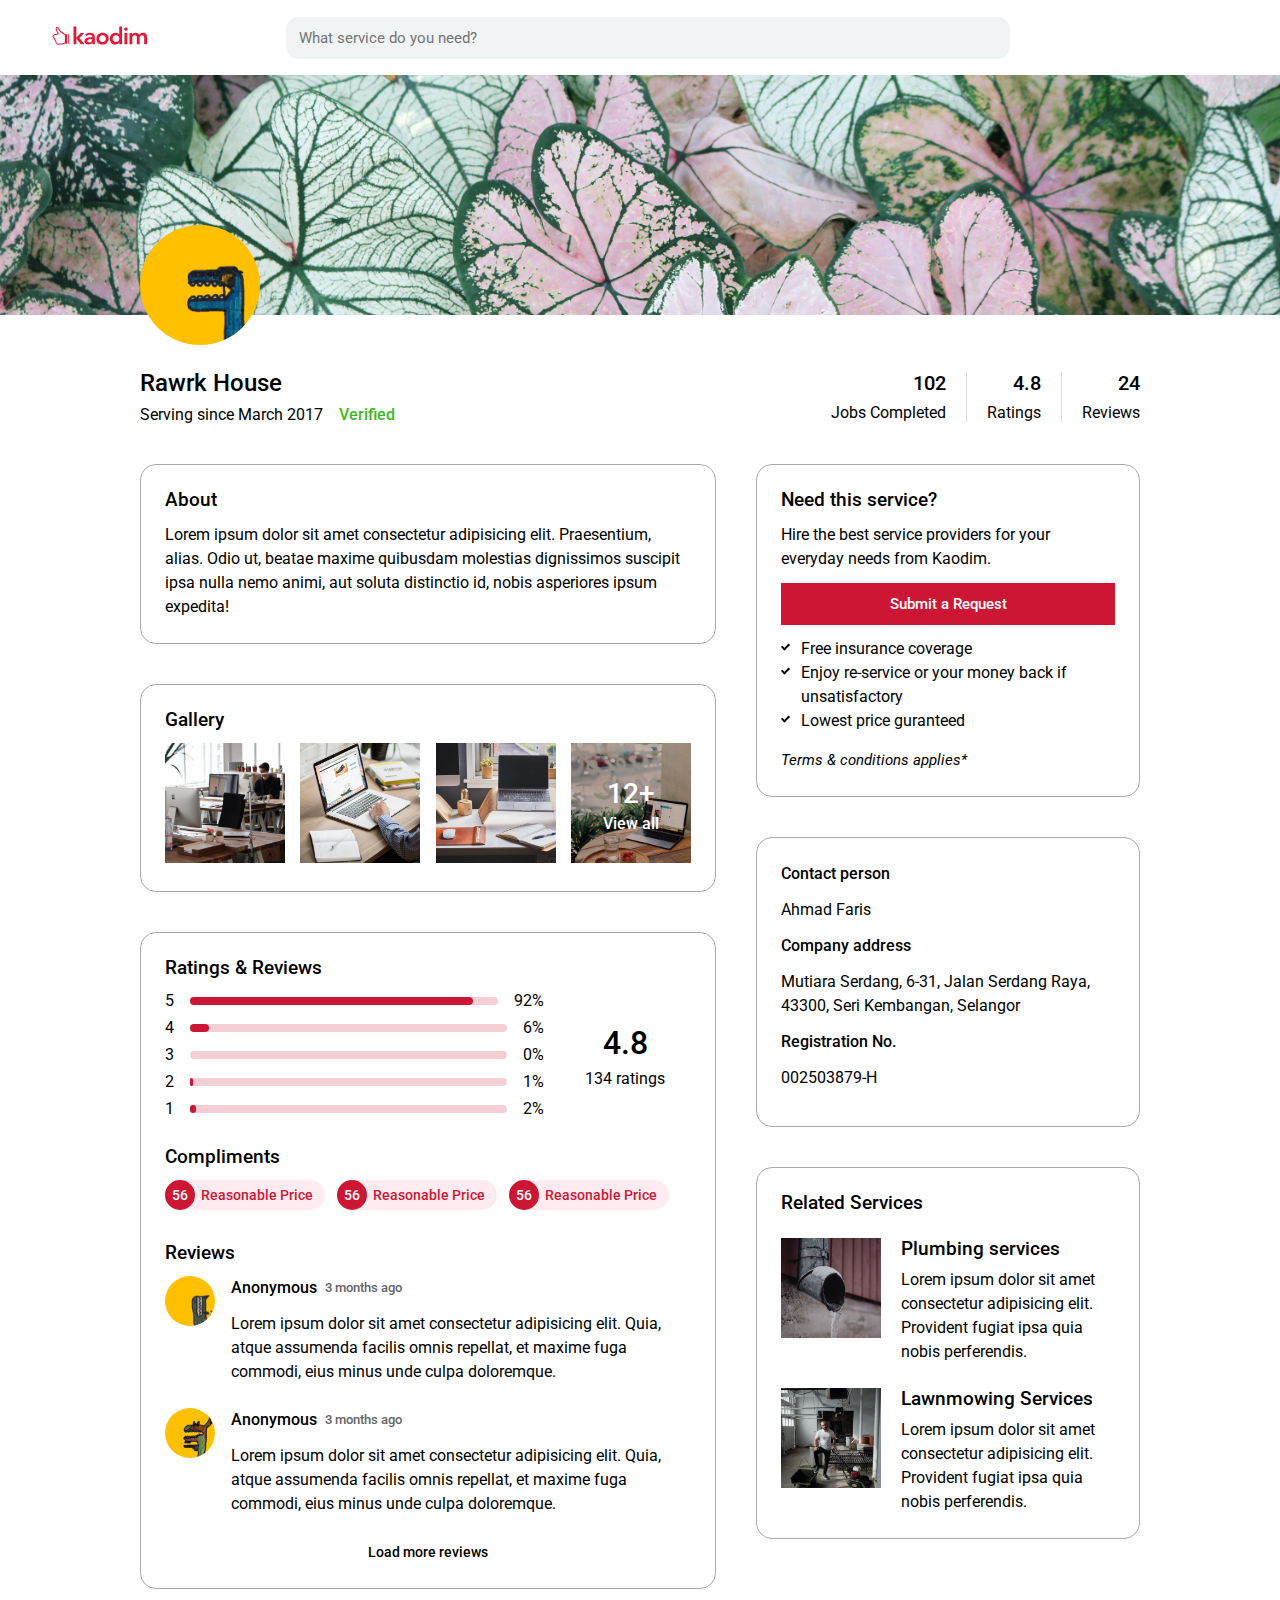
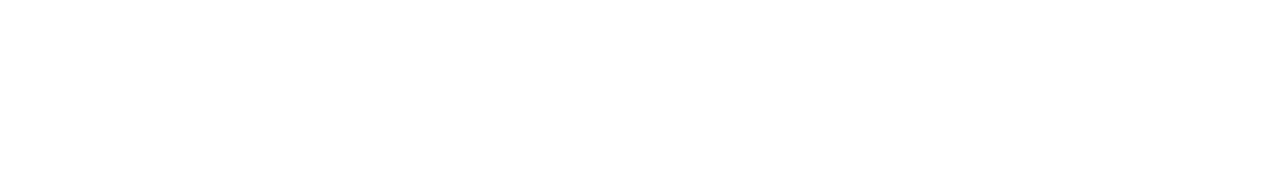
<file: public/index.html>
<!DOCTYPE html>
<html>

<head>
  <meta charset="utf-8">
  <meta name="viewport" content="width=device-width, initial-scale=1">
  <title>Kaodim Dynamic Form</title>
  <link rel="stylesheet" href="./css/style.css">
  <!-- Google Fonts -->
  <link rel="preconnect" href="https://fonts.googleapis.com">
  <link rel="preconnect" href="https://fonts.gstatic.com" crossorigin>
  <link
    href="https://fonts.googleapis.com/css2?family=Roboto+Mono:wght@300;400;500;600&family=Roboto:wght@300;400;500;700&display=swap"
    rel="stylesheet">
  <link rel="stylesheet" href="https://pro.fontawesome.com/releases/v5.10.0/css/all.css"
    integrity="sha384-AYmEC3Yw5cVb3ZcuHtOA93w35dYTsvhLPVnYs9eStHfGJvOvKxVfELGroGkvsg+p" crossorigin="anonymous" />
</head>

<body id="profile">
  <nav>
    <a href="https://www.kaodim.com/">
      <img src="./img/kaodim.svg" alt="">
    </a>
    <form>
      <input type="text" placeholder="What service do you need?">
      <button type="submit" class="no-style">
        <i class="far fa-search"></i>
      </button>
    </form>
    <div class=""></div>
  </nav>
  <div class="container">
    <div class="profile">
      <div class="profile-banner"></div>
      <div class="profile-content">
        <a href="./img/profile.png">
          <img src="./img/profile.png" alt="">
        </a>
        <div class="profile-info">
          <div class="company">
            <p class="company-name">Rawrk House</p>
            <p class="company-description">Serving since March 2017
              <i class="fas fa-check"></i>
              <span class="verified">Verified</span>
            </p>
          </div>
          <div class="company-stats">
            <div class="jobs-completed">
              <p id="" class="stats-num">102</p>
              <p>Jobs Completed</p>
            </div>
            <div class="line"></div>
            <div class="rating-count">
              <p id="rating-count" class="stats-num">
                <i class="fas fa-star"></i>4.8</p>
              <p>Ratings</p>
            </div>
            <div class="line"></div>
            <div class="review-count">
              <p id="" class="stats-num">24</p>
              <p>Reviews</p>
            </div>
          </div>
        </div>
      </div>
    </div>
    <div class="content">
      <div class="section about">
        <h3 class="heading">About</h3>
        <p>Lorem ipsum dolor sit amet consectetur adipisicing elit. Praesentium, alias. Odio ut, beatae maxime quibusdam
          molestias dignissimos suscipit ipsa nulla nemo animi, aut soluta distinctio id, nobis asperiores ipsum
          expedita!</p>
      </div>
      <div class="section gallery">
        <h3 class="heading">Gallery</h3>
        <div class="image-container">
          <div class="image">
            <img src="./img/work1.jpg" alt="">
          </div>
          <div class="image">
            <img src="./img/work2.jpg" alt="">
          </div>
          <div class="image">
            <img src="./img/work3.jpg" alt="">
          </div>
          <div class="image last-img">
            <button id="view-all" class="no-style">
              <span class="img-num">12+</span>
              <span>View all</span>
            </button>
            <img src="./img/work4.jpg" alt="">
          </div>
        </div>
      </div>
      <div class="section review-section">
        <h3 class="heading">Ratings & Reviews</h3>
        <div class="ratings">
          <div class="star five-star">
            <span>5</span>
            <div class="bar">
              <hr class="background">
              <hr class="accent">
            </div>
            <span class="rating-percentage">92%</span>
          </div>
          <div class="star four-star">
            <span>4</span>
            <div class="bar">
              <hr class="background">
              <hr class="accent">
            </div>
            <span class="rating-percentage">6%</span>
          </div>
          <div class="star third-star">
            <span>3</span>
            <div class="bar">
              <hr class="background">
              <hr class="accent">
            </div>
            <span class="rating-percentage">0%</span>
          </div>
          <div class="star two-star">
            <span>2</span>
            <div class="bar">
              <hr class="background">
              <hr class="accent">
            </div>
            <span class="rating-percentage">1%</span>
          </div>
          <div class="star one-star">
            <span>1</span>
            <div class="bar">
              <hr class="background">
              <hr class="accent">
            </div>
            <span class="rating-percentage">2%</span>
          </div>
          <div class="ratings-summary">
            <p class="average-rating">4.8</p>
            <p>134 ratings</p>
          </div>
        </div>
        <h3 class="heading">Compliments</h3>
        <div class="compliments">
          <div class="compliment">
            <div class="compliment-count">56</div>
            <div class="compliment-title">Reasonable Price</div>
          </div>
          <div class="compliment">
            <div class="compliment-count">56</div>
            <div class="compliment-title">Reasonable Price</div>
          </div>
          <div class="compliment">
            <div class="compliment-count">56</div>
            <div class="compliment-title">Reasonable Price</div>
          </div>
        </div>
        <div class="reviews">
          <h3 class="heading">Reviews</h3>
          <div class="review">
            <img class="review-pic" src="./img/dino2.png" alt="">
            <div class="review-heading">
              <p class="review-name">Anonymous</p>
              <p class="review-date">3 months ago</p>
            </div>
            <div class="review-stars">
              <i class="fas fa-star"></i>
              <i class="fas fa-star"></i>
              <i class="fas fa-star"></i>
              <i class="fas fa-star"></i>
              <i class="fas fa-star"></i>
            </div>
            <p class="review-text">Lorem ipsum dolor sit amet consectetur adipisicing elit. Quia, atque assumenda
              facilis omnis repellat, et maxime fuga commodi, eius minus unde culpa doloremque.</p>
          </div>
          <div class="review">
            <img class="review-pic" src="./img/dino1.png" alt="">
            <div class="review-heading">
              <p class="review-name">Anonymous</p>
              <p class="review-date">3 months ago</p>
            </div>
            <div class="review-stars">
              <i class="fas fa-star"></i>
              <i class="fas fa-star"></i>
              <i class="fas fa-star"></i>
              <i class="fas fa-star"></i>
              <i class="fas fa-star"></i>
            </div>
            <p class="review-text">Lorem ipsum dolor sit amet consectetur adipisicing elit. Quia, atque assumenda
              facilis omnis repellat, et maxime fuga commodi, eius minus unde culpa doloremque.</p>
          </div>
          <button class="more-reviews no-style">
            <span>Load more reviews</span>
          </button>
        </div>
      </div>
      <!-- Submit service request -->
      <div class="service-section">
        <div class="section service">
          <h3 class="heading">Need this service?</h3>
          <p>Hire the best service providers for your everyday needs from Kaodim.</p>
          <a href="./request.html">
            <button class="no-style"><span>Submit a Request</span></button>
          </a>
          <ul>
            <li>Free insurance coverage</li>
            <li>Enjoy re-service or your money back if unsatisfactory</li>
            <li>Lowest price guranteed</li>
          </ul>
          <p class="terms">Terms & conditions applies*</p>
        </div>
        <div class="section contact">
          <p class="heading">Contact person</p>
          <p>Ahmad Faris</p>
          <p class="heading">Company address</p>
          <p>Mutiara Serdang, 6-31, Jalan Serdang Raya, 43300, Seri Kembangan, Selangor</p>
          <p class="heading">Registration No.</p>
          <p>002503879-H</p>
        </div>
        <div class="section recommendations">
          <h3 class="heading">Related Services</h3>
          <div class="related-service">
            <img src="./img/service1.jpg" alt="">
            <div class="related-service-info">
              <h3 class="service-title">Plumbing services</h3>
              <p class="service-desc">Lorem ipsum dolor sit amet consectetur adipisicing elit. Provident fugiat ipsa
                quia nobis perferendis.</p>
            </div>
          </div>
          <div class="related-service">
            <img src="./img/service2.jpg" alt="">
            <div class="related-service-info">
              <h3 class="service-title">Lawnmowing Services</h3>
              <p class="service-desc">Lorem ipsum dolor sit amet consectetur adipisicing elit. Provident fugiat ipsa
                quia nobis perferendis.</p>
            </div>
          </div>
        </div>
      </div>
    </div>
  </div>
  <footer></footer>
</body>

</html>
</file>
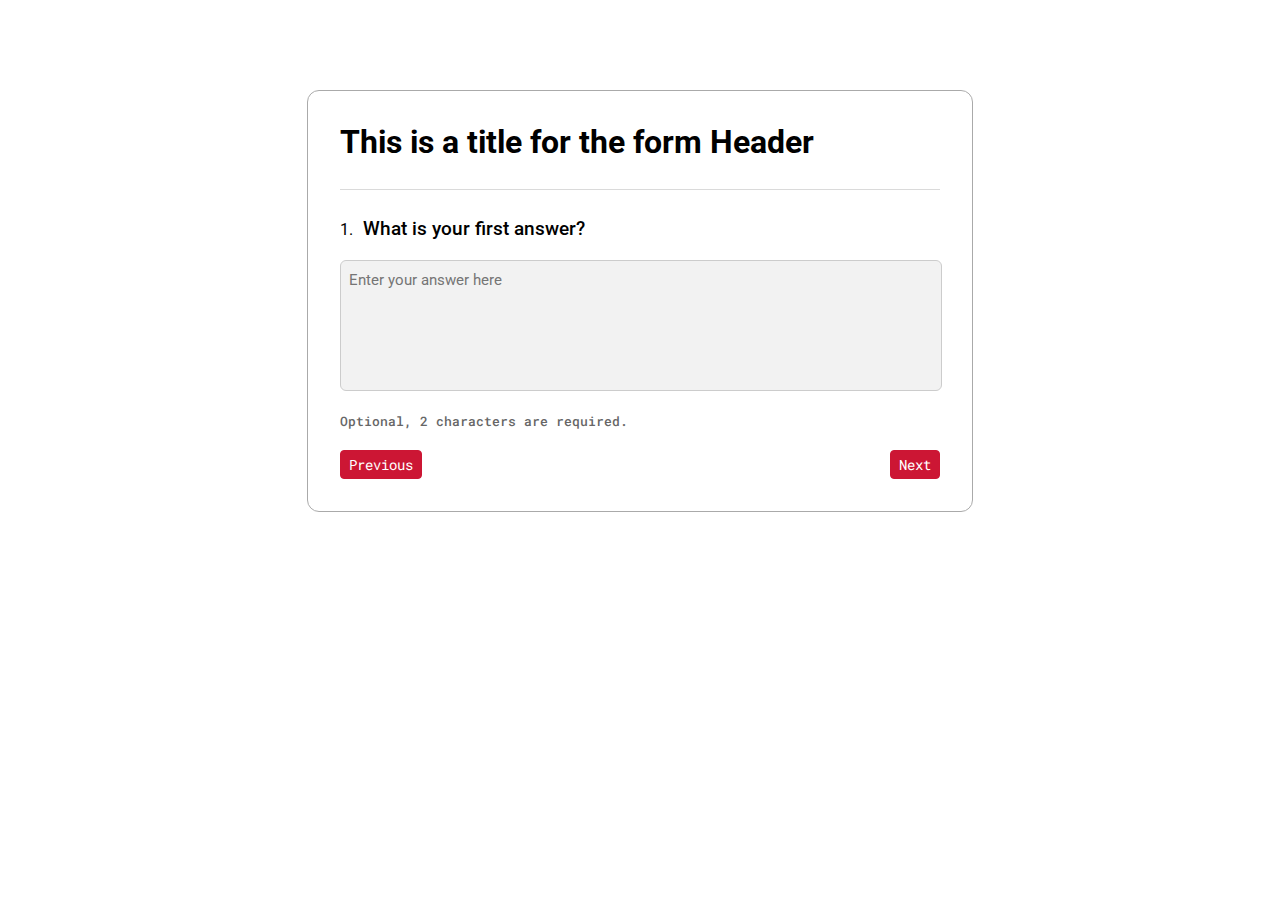
<file: public/request.html>
<!DOCTYPE html>
<html>

<head>
  <meta charset="utf-8">
  <meta name="viewport" content="width=device-width, initial-scale=1">
  <title>Kaodim Dynamic Form</title>
  <link rel="stylesheet" href="./css/style.css">
  <!-- Google Fonts -->
  <link rel="preconnect" href="https://fonts.googleapis.com">
  <link rel="preconnect" href="https://fonts.gstatic.com" crossorigin>
  <link
    href="https://fonts.googleapis.com/css2?family=Roboto+Mono:wght@300;400;500;600&family=Roboto:wght@300;400;500;700&display=swap"
    rel="stylesheet">
</head>

<body id="request">
  <div class="container">
    <div class="header">
      <h1 id="form-title">This is the Form Title</h1>
    </div>
    <hr>
    <form>
      <div class="form-details">
        <div class="form-header">
          <span id="question-num">0.</span>
          <h3 id="form-question">Could this be the Form question?</h3>
        </div>
        <textarea type="text" id="form-input" placeholder="Enter your answer here"></textarea>
        <span id="requirements"></span>
      </div>
      <div class="summary">
      </div>
      <div class="form-buttons">
        <button type="button" id="prev-btn">
          <span>Previous</span>
        </button>
        <button type="button" id="next-btn">
          <span>Next</span>
        </button>
      </div>
    </form>

  </div>
</body>
<script defer src="./script.js"></script>

</html>
</file>
<file: public/css/style.css>
* {
  font-family: "Roboto", sans-serif;
  margin: 0;
  padding: 0;
}

body#request {
  display: flex;
  justify-content: center;
}

body#request .container {
  width: 600px;
  margin-top: 10vh;
  padding: 32px 32px;
  display: flex;
  justify-content: center;
  flex-direction: column;
  border: 1px solid #aaa;
  border-radius: 12px;
}

body#request hr {
  margin: 28px 0;
  border: none;
  border-top: 1px solid #dadada;
}

body#request form .form-header {
  display: flex;
  align-items: center;
  column-gap: 10px;
}

body#request form .form-header #form-question {
  width: max-content;
  font-weight: 500 !important;
}

body#request form textarea {
  resize: none;
  height: calc(5 * 15px * 1.5);
  margin: 20px 0;
  padding: 8px;
  width: calc(100% - 16px);
  background: #f2f2f2;
  display: block;
  font-size: 15px;
  line-height: 1.5;
  border: 1px solid #f2f2f2;
  border-radius: 6px;
  transition: 0.2s ease-in-out;
}

body#request form textarea.error {
  border: 1px solid #cc1634 !important;
  background: #fcf5f6;
}

body#request form textarea:focus {
  border: 1px solid #ccc;
  outline: none;
}

body#request form span#requirements {
  color: #666;
  font-size: 13px;
  font-weight: 500;
  font-family: "Roboto Mono", monospace;
}

body#request form .form-buttons {
  margin-top: 20px;
  display: flex;
  justify-content: space-between;
}

body#request form .form-buttons button {
  padding: 4px 8px;
  background: #cc1634;
  color: white;
  border: 1px solid #cc1634;
  border-radius: 4px;
  cursor: pointer;
}

body#request form .form-buttons button span {
  font-size: 14px;
  font-family: "Roboto Mono", monospace;
}

body#request form .form-buttons button#next-btn.disabled {
  opacity: 0.5;
  cursor: not-allowed;
}

body#request .summary {
  display: none;
}

body#request .summary h3 {
  font-weight: 500;
  margin-bottom: 8px;
}

body#request .summary p {
  margin-bottom: 24px;
}

@media only screen and (max-width: 999px) {
  body#request .container {
    width: 400px;
  }
}

@media only screen and (max-width: 699px) {
  body#request .container {
    width: 300px;
  }
}

@media only screen and (max-width: 450px) {
  body#request .container {
    width: 250px;
  }
  body#request .container textarea {
    height: calc(3 * 15px * 1.5) !important;
  }
}

@media only screen and (max-width: 374px) {
  body#request .container {
    width: 200px;
  }
}

@media only screen and (max-width: 1365px) {
  body#profile .profile-content,
  body#profile .content {
    width: 1000px !important;
  }
  body#profile .gallery .image img {
    width: 120px;
  }
}

@media only screen and (max-width: 1199px) {
  body#profile .profile-content,
  body#profile .content {
    width: 800px !important;
  }
  body#profile .content {
    grid-template-columns: 0.5fr 0.5fr !important;
  }
  body#profile .gallery .image-container {
    flex-wrap: wrap;
    row-gap: 28px;
  }
  body#profile .gallery .image-container .image img {
    width: 230px !important;
  }
}

@media only screen and (max-width: 979px) {
  body#profile nav {
    grid-template-columns: 0.3fr 0.7fr !important;
  }
  body#profile nav div {
    display: none;
  }
  body#profile .profile-content,
  body#profile .content {
    width: 600px !important;
  }
  body#profile .image:nth-child(3) {
    display: none !important;
  }
  body#profile .image img {
    width: 310px !important;
  }
  body#profile .review-section .rating-percentage {
    display: none;
  }
  body#profile .review-section .ratings-summary :nth-child(2) {
    text-align: center;
  }
  body#profile .review-section .review-heading {
    margin-bottom: 4px;
    flex-direction: column;
    align-items: unset;
    justify-content: center;
  }
  body#profile .review-section .fa-star {
    font-size: 15px;
  }
  body#profile .related-service {
    flex-direction: column;
  }
  body#profile .related-service img {
    margin-bottom: 16px;
    width: auto;
    height: auto;
  }
}

@media only screen and (max-width: 699px) {
  body#profile .profile-content {
    row-gap: unset !important;
  }
  body#profile .profile-content img {
    margin-top: -70px !important;
  }
  body#profile .profile-content a {
    align-self: center !important;
  }
  body#profile .profile-content .company {
    text-align: center;
  }
  body#profile .profile-content .profile-info {
    flex-direction: column;
    justify-content: space-between;
  }
  body#profile .profile-content .company-stats p {
    text-align: center;
  }
  body#profile .profile-content,
  body#profile .content {
    width: 500px !important;
    column-gap: 40px;
    row-gap: 40px;
    grid-template-areas: "about" "gallery" "ratings" "service" !important;
    grid-template-rows: unset !important;
    grid-template-columns: unset !important;
    align-self: center;
  }
  body#profile .profile-content .gallery .image:nth-child(3),
  body#profile .content .gallery .image:nth-child(3) {
    display: unset !important;
  }
  body#profile .profile-content .gallery .image img,
  body#profile .content .gallery .image img {
    width: 210px !important;
  }
  body#profile .related-service {
    flex-direction: initial;
  }
  body#profile .related-service img {
    margin-bottom: 16px;
    height: 100px;
  }
}

@media only screen and (max-width: 599px) {
  body#profile nav {
    grid-template-columns: 0.4fr 0.6fr !important;
  }
  body#profile .profile-content,
  body#profile .content {
    width: 350px !important;
  }
  body#profile .gallery .image-container {
    flex-wrap: wrap;
    row-gap: 28px;
  }
  body#profile .gallery .image-container .image:nth-child(3) {
    display: none !important;
  }
  body#profile .gallery .image-container .image img {
    width: 300px !important;
  }
}

@media only screen and (max-width: 450px) {
  body#profile .profile-content,
  body#profile .content {
    width: 350px !important;
  }
}

@media only screen and (max-width: 399px) {
  body#profile .profile-content,
  body#profile .content {
    width: 300px !important;
  }
  body#profile .profile-content .company-stats p,
  body#profile .content .company-stats p {
    float: right;
    width: max-content;
  }
  body#profile .profile-content .gallery .image img,
  body#profile .content .gallery .image img {
    width: 250px !important;
  }
}

.profile {
  width: 100%;
  display: flex;
  align-items: center;
  flex-direction: column;
  border-radius: 0px 0px 16px 16px;
}

.profile .profile-banner {
  height: 240px;
  width: 100%;
  background-image: url("../img/banner.jpg");
  background-position: center;
  background-repeat: no-repeat;
  background-size: cover;
}

.profile .profile-content {
  display: flex;
  flex-direction: column;
}

.profile .profile-content img {
  width: 120px;
  margin-top: -90px;
  border-radius: 50%;
  margin-bottom: 20px;
}

.profile .profile-content .profile-info {
  display: flex;
  align-items: center;
  justify-content: space-between;
  row-gap: 36px;
}

.profile .profile-content .profile-info .company {
  display: flex;
  flex-direction: column;
  row-gap: 8px;
}

.profile .profile-content .profile-info .company p.company-name {
  font-size: 24px;
  font-weight: 500;
}

.profile .profile-content .profile-info .company .company-description {
  display: flex;
  align-items: center;
}

.profile .profile-content .profile-info .company .company-description i,
.profile .profile-content .profile-info .company .company-description span {
  color: #3bba22;
}

.profile .profile-content .profile-info .company .company-description i.fa-check {
  margin: 0 4px 0 12px;
  font-size: 12px;
}

.profile .profile-content .profile-info .company .company-description span.verified {
  font-weight: 500;
}

.profile .profile-content .profile-info .company-stats {
  display: flex;
  column-gap: 20px;
  justify-content: right;
  align-items: center;
}

.profile .profile-content .profile-info .company-stats .line {
  height: 50px;
  border-right: 1px solid #dadada;
}

.profile .profile-content .profile-info .company-stats p.stats-num {
  margin-bottom: 8px;
  font-size: 20px;
  font-weight: 500;
  text-align: right !important;
}

.profile .profile-content .profile-info .company-stats #rating-count {
  display: flex;
  justify-content: space-between;
  align-items: center;
  column-gap: 4px;
}

.profile .profile-content .profile-info .company-stats .fa-star {
  color: #fcbc47;
  font-size: 12px;
}

.gallery {
  grid-area: gallery;
}

.gallery .image-container {
  width: 100%;
  display: flex;
  justify-content: space-between;
}

.gallery .image-container .image {
  position: relative;
}

.gallery .image-container .image img {
  width: 150px;
  object-fit: fill;
}

.gallery .image-container .image.last-img img {
  filter: brightness(75%);
}

.gallery .image-container .image #view-all {
  display: flex;
  flex-direction: column;
  row-gap: 4px;
  position: absolute;
  left: 50%;
  top: 50%;
  transform: translate(-50%, -50%);
  z-index: 2;
}

.gallery .image-container .image #view-all span {
  font-size: 16px;
  font-weight: 500;
  color: white;
}

.gallery .image-container .image #view-all .img-num {
  font-size: 28px;
}

.review-section .ratings {
  display: grid;
  column-gap: 16px;
  row-gap: 8px;
  grid-template-areas: "5star summary" "4star summary" "3star summary" "2star summary" "1star summary";
  grid-template-columns: auto 25%;
}

.review-section .ratings .five-star {
  grid-area: "5star";
}

.review-section .ratings .four-star {
  grid-area: "4star";
}

.review-section .ratings .three-star {
  grid-area: "3star";
}

.review-section .ratings .two-star {
  grid-area: "2star";
}

.review-section .ratings .one-star {
  grid-area: "1star";
}

.review-section .ratings .ratings-summary {
  grid-area: summary;
}

.review-section {
  grid-area: ratings;
}

.review-section .ratings {
  margin-bottom: 28px;
}

.review-section .ratings .star {
  display: flex;
  align-items: center;
  column-gap: 16px;
}

.review-section .ratings .star:nth-child(1) hr.accent {
  width: 92% !important;
}

.review-section .ratings .star:nth-child(2) hr.accent {
  width: 6% !important;
}

.review-section .ratings .star:nth-child(3) hr.accent {
  width: 0% !important;
}

.review-section .ratings .star:nth-child(4) hr.accent {
  width: 1% !important;
}

.review-section .ratings .star:nth-child(5) hr.accent {
  width: 2% !important;
}

.review-section .ratings .star span {
  width: max-content !important;
}

.review-section .ratings .star .bar {
  width: 100%;
  position: relative;
}

.review-section .ratings .star .bar hr {
  height: 8px;
  border: none;
  border-radius: 12px;
}

.review-section .ratings .star .bar hr.accent {
  margin-top: -8px;
  position: absolute;
  background: #cc1634;
  z-index: 3 !important;
}

.review-section .ratings .star .bar hr.background {
  background: #f4d0d6;
  z-index: -1;
}

.review-section .ratings .ratings-summary {
  display: flex;
  flex-direction: column;
  justify-content: center;
  align-items: center;
}

.review-section .ratings .ratings-summary .average-rating {
  font-size: 32px;
  font-weight: 500;
}

.review-section .compliments {
  margin-bottom: 32px;
  display: flex;
  flex-wrap: wrap;
  column-gap: 12px;
  row-gap: 12px;
}

.review-section .compliments .compliment {
  display: flex;
  align-items: center;
  column-gap: 4px;
  background: #ffebf0;
  border-radius: 20px;
}

.review-section .compliments .compliment .compliment-title {
  padding: 0 12px 0 2px;
  display: flex;
  justify-content: center;
  align-items: center;
  height: 30px;
  font-size: 14px;
  font-weight: 500;
  color: #cc1634;
}

.review-section .compliments .compliment .compliment-count {
  display: flex;
  justify-content: center;
  align-items: center;
  height: 30px;
  width: 30px;
  font-size: 14px;
  font-weight: 500;
  background: #cc1634;
  color: white;
  border-radius: 50%;
}

.review-section .reviews {
  display: flex;
  flex-direction: column;
}

.review-section .reviews .more-reviews {
  margin: 4px 0;
  font-weight: 500;
  font-size: 14px;
}

.review-section .reviews .review {
  margin-bottom: 24px;
  display: grid;
  column-gap: 16px;
  grid-template-areas: "review-pic review-heading" "review-pic review-stars" "review-pic review-text";
  grid-template-columns: max-content 1fr;
}

.review-section .reviews .review .review-pic {
  width: 50px;
  border-radius: 50%;
  grid-area: review-pic;
}

.review-section .reviews .review .review-heading {
  display: flex;
  align-items: center;
  column-gap: 8px;
  row-gap: 4px;
  grid-area: review-heading;
}

.review-section .reviews .review .review-heading .review-name {
  font-weight: 500;
}

.review-section .reviews .review .review-heading .review-date {
  font-size: 13px;
  font-weight: 500;
  color: #666;
}

.review-section .reviews .review .review-stars {
  margin-top: 4px;
  color: #fcbc47;
  grid-area: review-stars;
}

.review-section .reviews .review .review-text {
  margin-top: 8px;
  grid-area: review-text;
}

.service-section {
  display: flex;
  flex-direction: column;
  row-gap: 40px;
  grid-area: service;
}

.service-section .service button {
  margin: 12px 0;
  padding: 12px 0;
  width: 100%;
  background: #cc1634;
  color: white;
}

.service-section .service button span {
  font-size: 15px;
  font-weight: 500;
}

.service-section .service ul {
  margin-bottom: 16px;
}

.service-section .service ul li {
  list-style: none;
  position: relative;
  padding: 0 0 0 20px;
  line-height: 1.5;
}

.service-section .service ul li::before {
  content: "";
  position: absolute;
  left: 2px;
  top: 5px;
  width: 3px;
  height: 6px;
  border: solid black;
  border-width: 0 2px 2px 0;
  transform: rotate(45deg);
}

.service-section .service .terms {
  font-size: 15px;
  font-style: italic;
}

.service-section .contact .heading {
  margin-bottom: 4px;
}

.service-section .contact p {
  margin-bottom: 12px;
}

.service-section .recommendations {
  display: flex;
  flex-direction: column;
  row-gap: 24px;
}

.service-section .recommendations .heading {
  margin-bottom: 0 !important;
}

.service-section .recommendations .related-service {
  display: flex;
  column-gap: 20px;
}

.service-section .recommendations .related-service img {
  height: 100px;
}

.service-section .recommendations .related-service .related-service-info {
  display: flex;
  flex-direction: column;
}

.service-section .recommendations .related-service .related-service-info h3 {
  margin-bottom: 8px;
  font-weight: 500;
}

body#profile {
  display: flex;
  align-items: center;
  flex-direction: column;
}

body#profile nav {
  height: 75px;
  width: calc(100% - 100px);
  padding: 0 50px;
  display: grid;
  grid-template-columns: 20% 60% 20%;
  align-items: center;
  box-shadow: 0 2px 2px 0 rgba(0, 0, 0, 0.14), 0 3px 1px -2px rgba(0, 0, 0, 0.2), 0 1px 5px 0 rgba(0, 0, 0, 0.12);
}

body#profile nav img {
  height: 25px;
}

body#profile nav form {
  display: flex;
}

body#profile nav button {
  margin-left: -40px;
  padding: 0 12px;
  font-size: 16px;
}

body#profile nav input {
  padding: 0 40px 0 12px;
  height: 40px;
  width: 100%;
  background: #f1f4f4;
  border: none;
  border: 1px solid #f1f4f4;
  border-radius: 12px;
  font-size: 15px;
  outline: none;
  transition: 0.1s ease-in-out;
}

body#profile nav input:focus {
  border: 1px solid #444;
}

body#profile .container {
  width: 100%;
  display: flex;
  flex-direction: column;
  row-gap: 40px;
}

body#profile .profile-content,
body#profile .content {
  width: 1200px;
}

body#profile .content {
  width: 1200px;
  display: grid;
  column-gap: 40px;
  row-gap: 40px;
  grid-template-areas: "about service" "gallery service" "ratings service";
  grid-template-rows: auto auto auto;
  grid-template-columns: 0.6fr 0.4fr;
  align-self: center;
}

body#profile .content p {
  line-height: 1.5;
}

body#profile .section {
  padding: 24px;
  border-radius: 16px;
  border: 1px solid #aaa;
}

body#profile .section .heading {
  margin-bottom: 12px;
  font-weight: 500;
}

body#profile .about {
  grid-area: about;
}

body#profile footer {
  height: 200px;
}

.no-style {
  background: none;
  border: none;
  outline: none;
}

button {
  cursor: pointer;
}
/*# sourceMappingURL=style.css.map */
</file>
